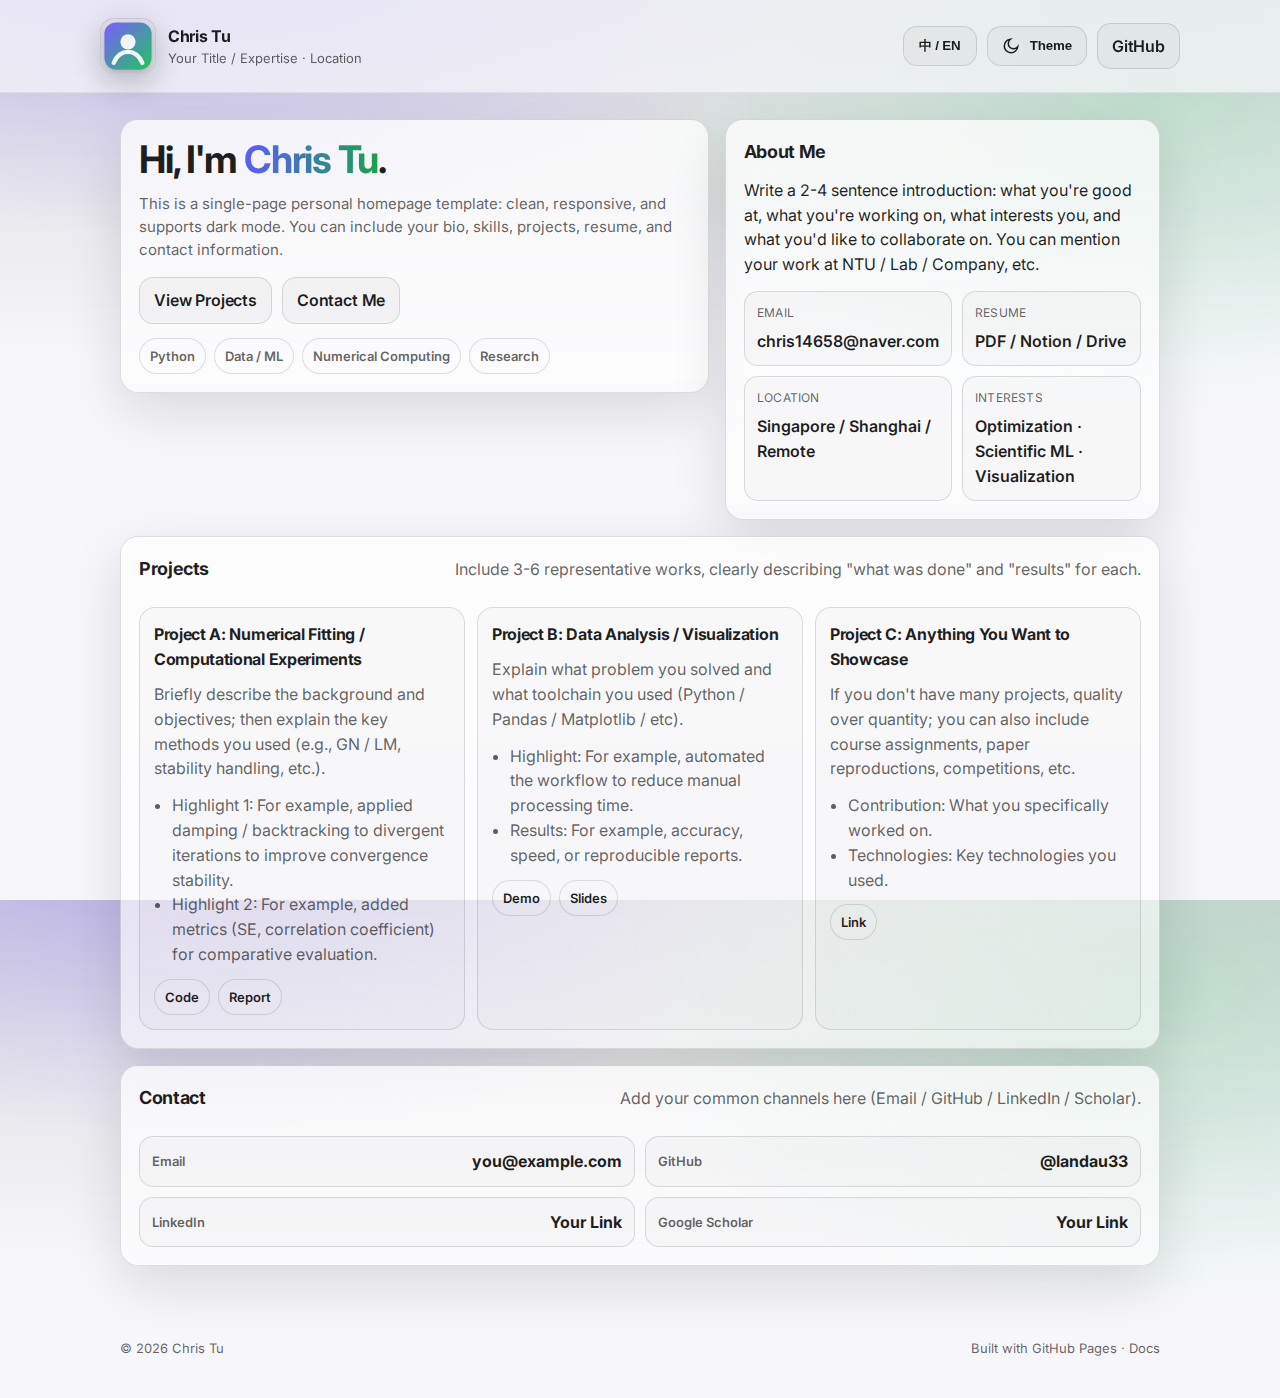
<file: index.html>
<!doctype html>
<html lang="zh-Hans">
  <head>
    <meta charset="utf-8" />
    <meta name="viewport" content="width=device-width, initial-scale=1" />
    <meta name="description" content="个人主页 | GitHub Pages" />
    <meta name="color-scheme" content="dark light" />
    <meta name="theme-color" content="#0b1020" media="(prefers-color-scheme: dark)" />
    <meta name="theme-color" content="#f7f7fb" media="(prefers-color-scheme: light)" />

    <meta property="og:title" content="Chris Tu | 个人主页" />
    <meta property="og:description" content="个人主页 | GitHub Pages" />
    <meta property="og:type" content="website" />
    <meta property="og:locale" content="zh_Hans" />
    <meta property="og:image" content="assets/img/avatar.svg" />
    <title>Chris Tu | 个人主页</title>

    <link rel="icon" href="assets/img/avatar.svg" />

    <script>
      (() => {
        const THEME_KEY = "theme";
        const LANG_KEY = "lang";
        try {
          const saved = localStorage.getItem(THEME_KEY);
          const theme =
            saved === "light" || saved === "dark"
              ? saved
              : window.matchMedia && window.matchMedia("(prefers-color-scheme: light)").matches
                ? "light"
                : "dark";
          if (theme === "light") document.documentElement.setAttribute("data-theme", "light");
          
          const lang = localStorage.getItem(LANG_KEY) || "zh";
          document.documentElement.setAttribute("data-lang", lang);
          document.documentElement.setAttribute("lang", lang === "zh" ? "zh-Hans" : "en");
        } catch {}
      })();
    </script>

    <link rel="preconnect" href="https://fonts.googleapis.com" />
    <link rel="preconnect" href="https://fonts.gstatic.com" crossorigin />
    <link
      href="https://fonts.googleapis.com/css2?family=Inter:wght@400;500;600;700&display=swap"
      rel="stylesheet"
    />

    <link rel="stylesheet" href="assets/css/style.css" />
    <script defer src="assets/js/main.js"></script>
  </head>
  <body>
    <a class="skip-link" href="#content" data-lang="zh">跳到主要内容</a>
    <a class="skip-link" href="#content" data-lang="en">Skip to main content</a>

    <header class="site-header">
      <div class="container header-inner">
        <div class="brand">
          <img
            class="avatar"
            src="assets/img/avatar.svg"
            alt="头像 / Avatar"
            width="56"
            height="56"
            decoding="async"
            fetchpriority="high"
          />
          <div class="brand-text">
            <div class="name">Chris Tu</div>
            <div class="tagline">
              <span data-lang="zh">你的头衔 / 专业方向 · 城市</span>
              <span data-lang="en">Your Title / Expertise · Location</span>
            </div>
          </div>
        </div>

        <div class="header-actions">
          <button class="btn btn-ghost" id="langToggle" type="button" aria-label="切换语言 / Switch Language">
            <span class="btn-label">中 / EN</span>
          </button>
          <button class="btn btn-ghost" id="themeToggle" type="button" aria-label="切换主题">
            <span class="btn-icon" aria-hidden="true">
              <svg viewBox="0 0 24 24" fill="none" stroke="currentColor" stroke-width="2">
                <path
                  d="M21 12.79A9 9 0 1 1 11.21 3a7 7 0 1 0 9.79 9.79Z"
                />
              </svg>
            </span>
            <span class="btn-label" data-lang="zh">主题</span>
            <span class="btn-label" data-lang="en">Theme</span>
          </button>
          <a class="btn" href="https://github.com/landau33" target="_blank" rel="noopener noreferrer">
            GitHub
          </a>
        </div>
      </div>
    </header>

    <main id="content" class="site-main">
      <div class="container grid">
        <section class="card hero">
          <h1>
            <span data-lang="zh">你好，我是 <span class="accent">Chris Tu</span>。</span>
            <span data-lang="en">Hi, I'm <span class="accent">Chris Tu</span>.</span>
          </h1>
          <p class="lead">
            <span data-lang="zh">这里是一页式个人主页模板：简洁、响应式、支持暗色模式。你可以放简介、技能、项目、简历、联系方式等。</span>
            <span data-lang="en">This is a single-page personal homepage template: clean, responsive, and supports dark mode. You can include your bio, skills, projects, resume, and contact information.</span>
          </p>
          <div class="hero-actions">
            <a class="btn" href="#projects">
              <span data-lang="zh">查看项目</span>
              <span data-lang="en">View Projects</span>
            </a>
            <a class="btn btn-ghost" href="#contact">
              <span data-lang="zh">联系我</span>
              <span data-lang="en">Contact Me</span>
            </a>
          </div>
          <div class="chips" aria-label="标签 / Tags">
            <span class="chip">Python</span>
            <span class="chip">Data / ML</span>
            <span class="chip">Numerical Computing</span>
            <span class="chip">Research</span>
          </div>
        </section>

        <section class="card" aria-labelledby="aboutTitle">
          <h2 id="aboutTitle">
            <span data-lang="zh">关于我</span>
            <span data-lang="en">About Me</span>
          </h2>
          <p>
            <span data-lang="zh">写一段 2-4 句的介绍：你擅长什么、在做什么、对什么感兴趣、希望合作什么。可以加上你在 NTU / 实验室 / 公司做的方向等。</span>
            <span data-lang="en">Write a 2-4 sentence introduction: what you're good at, what you're working on, what interests you, and what you'd like to collaborate on. You can mention your work at NTU / Lab / Company, etc.</span>
          </p>
          <dl class="kv">
            <div>
              <dt>
                <span data-lang="zh">邮箱</span>
                <span data-lang="en">Email</span>
              </dt>
              <dd><a href="mailto:chris14658@naver.com">chris14658@naver.com</a></dd>
            </div>
            <div>
              <dt>
                <span data-lang="zh">简历</span>
                <span data-lang="en">Resume</span>
              </dt>
              <dd><a href="#" target="_blank" rel="noopener noreferrer">PDF / Notion / Drive</a></dd>
            </div>
            <div>
              <dt>
                <span data-lang="zh">定位</span>
                <span data-lang="en">Location</span>
              </dt>
              <dd>Singapore / Shanghai / Remote</dd>
            </div>
            <div>
              <dt>
                <span data-lang="zh">兴趣</span>
                <span data-lang="en">Interests</span>
              </dt>
              <dd>Optimization · Scientific ML · Visualization</dd>
            </div>
          </dl>
        </section>

        <section class="card full" id="projects" aria-labelledby="projectsTitle">
          <div class="section-head">
            <h2 id="projectsTitle">
              <span data-lang="zh">项目</span>
              <span data-lang="en">Projects</span>
            </h2>
            <p class="muted">
              <span data-lang="zh">放 3-6 个代表作即可，每个都尽量写清"做了什么"和"结果"。</span>
              <span data-lang="en">Include 3-6 representative works, clearly describing "what was done" and "results" for each.</span>
            </p>
          </div>

          <div class="projects">
            <article class="project">
              <h3>
                <span data-lang="zh">项目 A：数值拟合 / 计算实验</span>
                <span data-lang="en">Project A: Numerical Fitting / Computational Experiments</span>
              </h3>
              <p class="muted">
                <span data-lang="zh">一句话说明背景与目标；再用一两句说明你做了哪些关键方法（例如 GN / LM、稳定性处理等）。</span>
                <span data-lang="en">Briefly describe the background and objectives; then explain the key methods you used (e.g., GN / LM, stability handling, etc.).</span>
              </p>
              <ul class="bullets">
                <li>
                  <span data-lang="zh">亮点 1：比如把发散的迭代做了阻尼 / 回溯，提升收敛稳定性。</span>
                  <span data-lang="en">Highlight 1: For example, applied damping / backtracking to divergent iterations to improve convergence stability.</span>
                </li>
                <li>
                  <span data-lang="zh">亮点 2：比如加入指标（SE、相关系数）做对比评估。</span>
                  <span data-lang="en">Highlight 2: For example, added metrics (SE, correlation coefficient) for comparative evaluation.</span>
                </li>
              </ul>
              <div class="links">
                <a class="pill" href="#" target="_blank" rel="noreferrer">
                  <span data-lang="zh">代码</span>
                  <span data-lang="en">Code</span>
                </a>
                <a class="pill" href="#" target="_blank" rel="noreferrer">
                  <span data-lang="zh">报告</span>
                  <span data-lang="en">Report</span>
                </a>
              </div>
            </article>

            <article class="project">
              <h3>
                <span data-lang="zh">项目 B：数据分析 / 可视化</span>
                <span data-lang="en">Project B: Data Analysis / Visualization</span>
              </h3>
              <p class="muted">
                <span data-lang="zh">说明你解决了什么问题、用了什么工具链（Python / Pandas / Matplotlib / etc）。</span>
                <span data-lang="en">Explain what problem you solved and what toolchain you used (Python / Pandas / Matplotlib / etc).</span>
              </p>
              <ul class="bullets">
                <li>
                  <span data-lang="zh">亮点：例如把流程自动化，减少手工处理时间。</span>
                  <span data-lang="en">Highlight: For example, automated the workflow to reduce manual processing time.</span>
                </li>
                <li>
                  <span data-lang="zh">结果：例如准确率、速度、或产出可复现报告。</span>
                  <span data-lang="en">Results: For example, accuracy, speed, or reproducible reports.</span>
                </li>
              </ul>
              <div class="links">
                <a class="pill" href="#" target="_blank" rel="noreferrer">Demo</a>
                <a class="pill" href="#" target="_blank" rel="noreferrer">Slides</a>
              </div>
            </article>

            <article class="project">
              <h3>
                <span data-lang="zh">项目 C：任何你想展示的东西</span>
                <span data-lang="en">Project C: Anything You Want to Showcase</span>
              </h3>
              <p class="muted">
                <span data-lang="zh">如果你没有很多项目，宁可少而精；也可以放课程作业、论文复现、竞赛等。</span>
                <span data-lang="en">If you don't have many projects, quality over quantity; you can also include course assignments, paper reproductions, competitions, etc.</span>
              </p>
              <ul class="bullets">
                <li>
                  <span data-lang="zh">贡献：你具体负责了什么。</span>
                  <span data-lang="en">Contribution: What you specifically worked on.</span>
                </li>
                <li>
                  <span data-lang="zh">技术：你用到的关键技术。</span>
                  <span data-lang="en">Technologies: Key technologies you used.</span>
                </li>
              </ul>
              <div class="links">
                <a class="pill" href="#" target="_blank" rel="noreferrer">
                  <span data-lang="zh">链接</span>
                  <span data-lang="en">Link</span>
                </a>
              </div>
            </article>
          </div>
        </section>

        <section class="card full" id="contact" aria-labelledby="contactTitle">
          <div class="section-head">
            <h2 id="contactTitle">
              <span data-lang="zh">联系</span>
              <span data-lang="en">Contact</span>
            </h2>
            <p class="muted">
              <span data-lang="zh">把常用渠道放这里（邮箱 / GitHub / LinkedIn / Scholar）。</span>
              <span data-lang="en">Add your common channels here (Email / GitHub / LinkedIn / Scholar).</span>
            </p>
          </div>
          <div class="contact">
            <a class="contact-item" href="mailto:you@example.com">
              <span class="contact-k">Email</span>
              <span class="contact-v">you@example.com</span>
            </a>
            <a
              class="contact-item"
              href="https://github.com/landau33"
              target="_blank"
              rel="noopener noreferrer"
            >
              <span class="contact-k">GitHub</span>
              <span class="contact-v">@landau33</span>
            </a>
            <a class="contact-item" href="#" target="_blank" rel="noopener noreferrer">
              <span class="contact-k">LinkedIn</span>
              <span class="contact-v">
                <span data-lang="zh">你的链接</span>
                <span data-lang="en">Your Link</span>
              </span>
            </a>
            <a class="contact-item" href="#" target="_blank" rel="noopener noreferrer">
              <span class="contact-k">Google Scholar</span>
              <span class="contact-v">
                <span data-lang="zh">你的链接</span>
                <span data-lang="en">Your Link</span>
              </span>
            </a>
          </div>
        </section>
      </div>
    </main>

    <footer class="site-footer">
      <div class="container footer-inner">
        <div class="muted">© <span id="year"></span> Chris Tu</div>
        <div class="muted">
          <span data-lang="zh">Built with GitHub Pages ·</span>
          <span data-lang="en">Built with GitHub Pages ·</span>
          <a href="https://pages.github.com/" target="_blank" rel="noopener noreferrer">Docs</a>
        </div>
      </div>
    </footer>
  </body>
</html>
</file>
<file: assets/css/style.css>
:root {
  --bg: #0b1020;
  --card: rgba(255, 255, 255, 0.06);
  --card-2: rgba(255, 255, 255, 0.04);
  --text: rgba(255, 255, 255, 0.92);
  --muted: rgba(255, 255, 255, 0.68);
  --border: rgba(255, 255, 255, 0.12);
  --shadow: 0 20px 60px rgba(0, 0, 0, 0.35);
  --accent: #7c5cff;
  --accent-2: #22c55e;
  --ring: 0 0 0 4px rgba(124, 92, 255, 0.25);
  --radius: 18px;
  --max: 1080px;
  --font: Inter, ui-sans-serif, system-ui, -apple-system, Segoe UI, Roboto, Helvetica, Arial,
    "Apple Color Emoji", "Segoe UI Emoji";
}

[data-theme="light"] {
  --bg: #f7f7fb;
  --card: rgba(0, 0, 0, 0.04);
  --card-2: rgba(0, 0, 0, 0.03);
  --text: rgba(0, 0, 0, 0.88);
  --muted: rgba(0, 0, 0, 0.62);
  --border: rgba(0, 0, 0, 0.12);
  --shadow: 0 18px 55px rgba(0, 0, 0, 0.12);
  --accent: #5b5cff;
  --accent-2: #16a34a;
  --ring: 0 0 0 4px rgba(91, 92, 255, 0.16);
}

* {
  box-sizing: border-box;
}

html,
body {
  height: 100%;
}

html:focus-within {
  scroll-behavior: smooth;
}

body {
  margin: 0;
  font-family: var(--font);
  color: var(--text);
  background: radial-gradient(1200px 600px at 15% -10%, rgba(124, 92, 255, 0.38), transparent 55%),
    radial-gradient(900px 540px at 90% 10%, rgba(34, 197, 94, 0.18), transparent 60%),
    linear-gradient(180deg, rgba(0, 0, 0, 0.12), transparent 40%),
    var(--bg);
  line-height: 1.55;
  -webkit-font-smoothing: antialiased;
  text-rendering: optimizeLegibility;
}

a {
  color: inherit;
  text-decoration: none;
}

a:hover {
  text-decoration: underline;
}

a:focus-visible {
  outline: none;
  box-shadow: var(--ring);
  border-radius: 12px;
}

.container {
  max-width: var(--max);
  margin: 0 auto;
  padding: 0 20px;
}

.skip-link {
  position: absolute;
  left: -9999px;
  top: 10px;
  padding: 10px 12px;
  border-radius: 12px;
  background: var(--card);
  border: 1px solid var(--border);
}

.skip-link:focus {
  left: 16px;
  outline: none;
  box-shadow: var(--ring);
}

.site-header {
  position: sticky;
  top: 0;
  z-index: 10;
  backdrop-filter: blur(16px);
  background: linear-gradient(180deg, rgba(0, 0, 0, 0.18), rgba(0, 0, 0, 0.02));
  border-bottom: 1px solid rgba(255, 255, 255, 0.06);
}

@supports not (backdrop-filter: blur(16px)) {
  .site-header {
    background: rgba(11, 16, 32, 0.92);
  }
  [data-theme="light"] .site-header {
    background: rgba(247, 247, 251, 0.92);
  }
}

[data-theme="light"] .site-header {
  background: rgba(247, 247, 251, 0.72);
  border-bottom: 1px solid rgba(0, 0, 0, 0.06);
}

.header-inner {
  display: flex;
  align-items: center;
  justify-content: space-between;
  gap: 14px;
  padding: 18px 0;
}

.brand {
  display: flex;
  align-items: center;
  gap: 12px;
  min-width: 0;
}

.avatar {
  border-radius: 14px;
  border: 1px solid var(--border);
  background: var(--card-2);
  box-shadow: 0 10px 30px rgba(0, 0, 0, 0.2);
}

.brand-text {
  min-width: 0;
}

.name {
  font-weight: 700;
  letter-spacing: -0.02em;
  white-space: nowrap;
  overflow: hidden;
  text-overflow: ellipsis;
}

.tagline {
  font-size: 13px;
  color: var(--muted);
  white-space: nowrap;
  overflow: hidden;
  text-overflow: ellipsis;
}

.header-actions {
  display: flex;
  align-items: center;
  gap: 10px;
  flex-shrink: 0;
}

#langToggle {
  min-width: 74px;
  justify-content: center;
}

.btn {
  display: inline-flex;
  align-items: center;
  gap: 10px;
  padding: 10px 14px;
  border-radius: 14px;
  border: 1px solid rgba(255, 255, 255, 0.14);
  background: rgba(255, 255, 255, 0.08);
  color: var(--text);
  font-weight: 600;
  letter-spacing: -0.01em;
  text-decoration: none;
  cursor: pointer;
  transition: transform 120ms ease, background 120ms ease, border-color 120ms ease;
  user-select: none;
}

[data-theme="light"] .btn {
  border: 1px solid rgba(0, 0, 0, 0.12);
  background: rgba(0, 0, 0, 0.03);
}

.btn:hover {
  transform: translateY(-1px);
  background: rgba(255, 255, 255, 0.12);
  text-decoration: none;
}

.btn:focus-visible {
  outline: none;
  box-shadow: var(--ring);
}

.btn-ghost {
  background: transparent;
}

.btn-icon {
  width: 18px;
  height: 18px;
  display: inline-flex;
  align-items: center;
  justify-content: center;
}

.btn-icon svg {
  width: 18px;
  height: 18px;
}

.site-main {
  padding: 26px 0 46px;
}

.grid {
  display: grid;
  gap: 16px;
  grid-template-columns: 1fr;
}

@media (min-width: 900px) {
  .grid {
    grid-template-columns: 1.15fr 0.85fr;
    align-items: start;
  }
  .full {
    grid-column: 1 / -1;
  }
}

.card {
  border-radius: var(--radius);
  border: 1px solid var(--border);
  background: linear-gradient(180deg, var(--card), rgba(255, 255, 255, 0.03));
  box-shadow: var(--shadow);
  padding: 18px;
}

[data-theme="light"] .card {
  background: linear-gradient(180deg, rgba(255, 255, 255, 0.75), rgba(255, 255, 255, 0.55));
}

.hero h1 {
  margin: 0 0 10px;
  font-size: clamp(26px, 4vw, 38px);
  letter-spacing: -0.03em;
  line-height: 1.15;
}

.accent {
  background: linear-gradient(90deg, var(--accent), var(--accent-2));
  -webkit-background-clip: text;
  background-clip: text;
  color: transparent;
}

.lead {
  margin: 0 0 16px;
  color: var(--muted);
  font-size: 15px;
}

.hero-actions {
  display: flex;
  flex-wrap: wrap;
  gap: 10px;
  margin-bottom: 14px;
}

.chips {
  display: flex;
  flex-wrap: wrap;
  gap: 8px;
}

.chip {
  padding: 7px 10px;
  border-radius: 999px;
  border: 1px solid var(--border);
  background: rgba(255, 255, 255, 0.05);
  color: var(--muted);
  font-size: 13px;
  font-weight: 600;
}

h2 {
  margin: 0 0 12px;
  font-size: 18px;
  letter-spacing: -0.02em;
}

p {
  margin: 0 0 12px;
}

.muted {
  color: var(--muted);
}

.kv {
  display: grid;
  grid-template-columns: 1fr;
  gap: 10px;
  margin: 14px 0 0;
}

@media (min-width: 520px) {
  .kv {
    grid-template-columns: 1fr 1fr;
  }
}

.kv > div {
  padding: 12px 12px;
  border-radius: 14px;
  border: 1px solid var(--border);
  background: rgba(255, 255, 255, 0.04);
}

[data-theme="light"] .kv > div {
  background: rgba(0, 0, 0, 0.02);
}

dt {
  color: var(--muted);
  font-size: 12px;
  letter-spacing: 0.02em;
  text-transform: uppercase;
  margin-bottom: 6px;
}

dd {
  margin: 0;
  font-weight: 600;
}

.section-head {
  display: flex;
  align-items: baseline;
  justify-content: space-between;
  gap: 12px;
  flex-wrap: wrap;
  margin-bottom: 12px;
}

.projects {
  display: grid;
  grid-template-columns: 1fr;
  gap: 12px;
}

@media (min-width: 900px) {
  .projects {
    grid-template-columns: 1fr 1fr 1fr;
  }
}

.project {
  border-radius: 16px;
  border: 1px solid var(--border);
  background: rgba(255, 255, 255, 0.04);
  padding: 14px;
  min-height: 220px;
}

[data-theme="light"] .project {
  background: rgba(0, 0, 0, 0.02);
}

.project h3 {
  margin: 0 0 10px;
  font-size: 16px;
  letter-spacing: -0.02em;
}

.bullets {
  margin: 10px 0 0;
  padding-left: 18px;
  color: var(--muted);
}

.links {
  display: flex;
  flex-wrap: wrap;
  gap: 8px;
  margin-top: 12px;
}

.pill {
  display: inline-flex;
  padding: 7px 10px;
  border-radius: 999px;
  border: 1px solid var(--border);
  background: rgba(255, 255, 255, 0.05);
  color: var(--text);
  font-weight: 600;
  font-size: 13px;
  text-decoration: none;
}

.pill:hover {
  text-decoration: none;
  background: rgba(255, 255, 255, 0.1);
}

.pill:focus-visible {
  outline: none;
  box-shadow: var(--ring);
}

.contact {
  display: grid;
  grid-template-columns: 1fr;
  gap: 10px;
}

@media (min-width: 700px) {
  .contact {
    grid-template-columns: 1fr 1fr;
  }
}

.contact-item {
  display: flex;
  align-items: center;
  justify-content: space-between;
  gap: 12px;
  padding: 12px 12px;
  border-radius: 14px;
  border: 1px solid var(--border);
  background: rgba(255, 255, 255, 0.04);
  text-decoration: none;
}

[data-theme="light"] .contact-item {
  background: rgba(0, 0, 0, 0.02);
}

.contact-item:hover {
  text-decoration: none;
  background: rgba(255, 255, 255, 0.08);
}

.contact-item:focus-visible {
  outline: none;
  box-shadow: var(--ring);
}

.contact-k {
  color: var(--muted);
  font-size: 13px;
  font-weight: 600;
}

.contact-v {
  font-weight: 700;
}

.site-footer {
  padding: 26px 0 40px;
}

.footer-inner {
  display: flex;
  align-items: center;
  justify-content: space-between;
  gap: 12px;
  flex-wrap: wrap;
  color: var(--muted);
  font-size: 13px;
}

@media (prefers-reduced-motion: reduce) {
  html:focus-within {
    scroll-behavior: auto;
  }
  .btn {
    transition: none;
  }
  .btn:hover {
    transform: none;
  }
}

:where(section[id]) {
  scroll-margin-top: 96px;
}

@media (max-width: 760px) {
  .header-inner {
    flex-wrap: wrap;
    padding: 14px 0;
  }

  .header-actions {
    width: 100%;
    justify-content: flex-end;
  }

  .tagline {
    white-space: normal;
  }
}

/* Language switching */
:not(html)[data-lang] {
  display: none;
}

[data-lang="zh"] [data-lang="zh"],
[data-lang="en"] [data-lang="en"] {
  display: inline;
}

[data-lang="zh"] [data-lang="zh"].btn-label,
[data-lang="en"] [data-lang="en"].btn-label {
  display: inline-block;
}

/* Skip link - show only current language */
.skip-link {
  display: none;
}

[data-lang="zh"] .skip-link[data-lang="zh"],
[data-lang="en"] .skip-link[data-lang="en"] {
  display: block;
}
</file>
